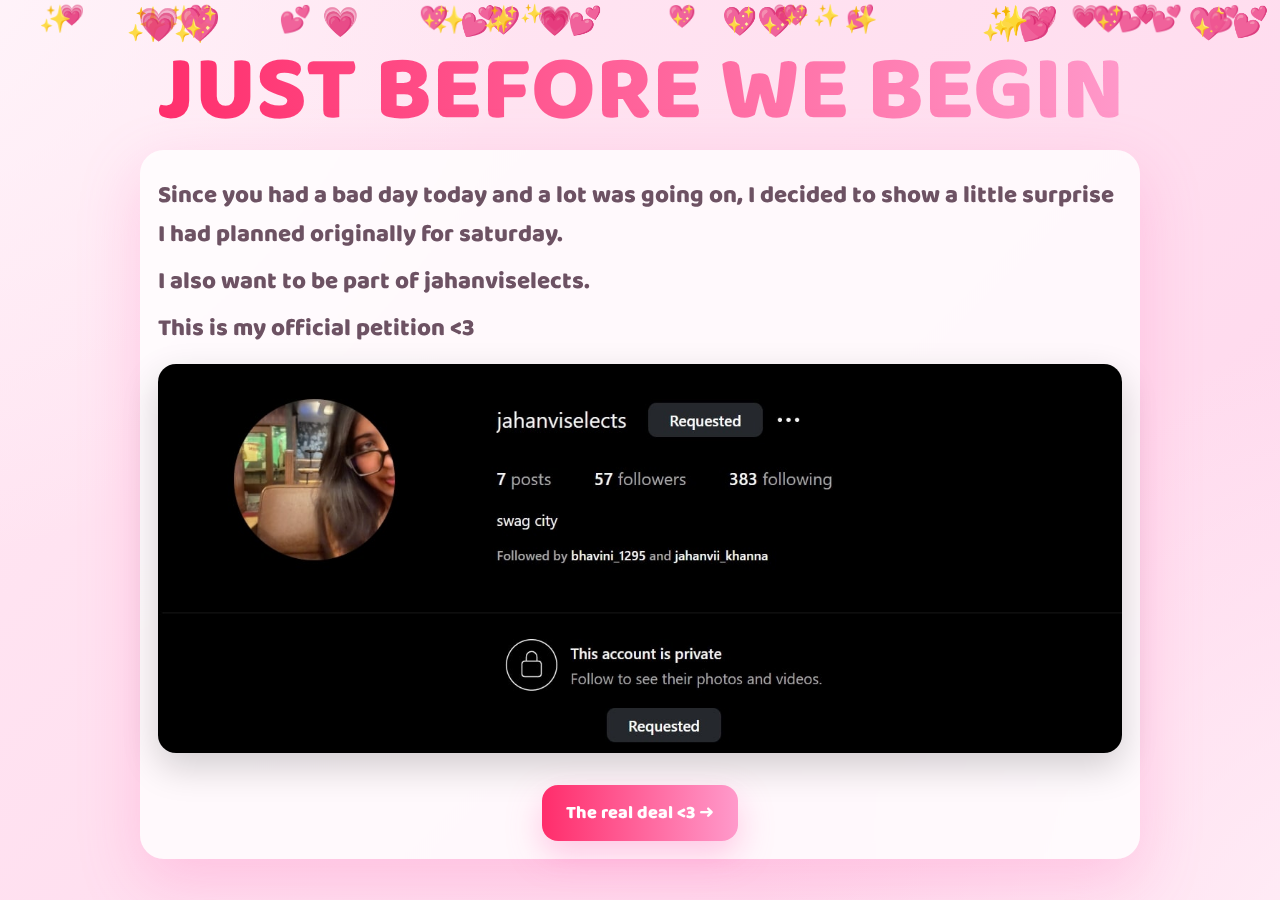
<file: index.html>
<!DOCTYPE html>
<html lang="en">
<head>
<meta charset="utf-8"><meta name="viewport" content="width=device-width,initial-scale=1">
<title>FOR YOU 💖</title>
<link href="https://fonts.googleapis.com/css2?family=Baloo+2:wght@600;800&display=swap" rel="stylesheet">
<style>
  :root{--bg1:#ffe8f3;--bg2:#ffd6ec;--ink:#3c2034;--hot:#ff0066}
  *{box-sizing:border-box} html,body{height:100%;margin:0}
  body{
    font-family:"Baloo 2",system-ui,sans-serif;color:var(--ink);
    background:
      radial-gradient(1100px 1100px at -10% -10%, #fff6fb 0%, transparent 60%),
      radial-gradient(1100px 1100px at 110% 110%, #fff1f8 0%, transparent 60%),
      linear-gradient(135deg,var(--bg1),var(--bg2));
    min-height:100vh; display:grid; place-items:center; padding:24px; text-align:center; overflow:hidden; position:relative;
  }

  /* falling hearts backdrop */
  .heartfall{position:absolute; inset:0; pointer-events:none; overflow:hidden; z-index:0}
  .heartfall span{
    position:absolute; display:block; color:#ff2d6b; opacity:.9;
    font-size:clamp(18px,2.6vw,30px); animation:fall linear infinite;
  }
  @keyframes fall{
    0%{transform:translateY(-10%) rotate(0deg); opacity:0}
    10%{opacity:1}
    100%{transform:translateY(115vh) rotate(360deg); opacity:0}
  }

  .wrap{position:relative; z-index:1; width:min(1000px,94vw)}
  h1,h2{ text-transform:uppercase; }
  h1{
    margin:0 0 8px; font-weight:800; line-height:1.1;
    font-size:clamp(40px,8vw,92px);
    background:linear-gradient(90deg,#ff2d6b,#ff9acb);
    -webkit-background-clip:text; background-clip:text; color:transparent;
  }
  p{ text-transform:none; margin:8px 0; font-weight:800; color:#6d5263; font-size:clamp(18px,2.8vw,24px) }
  p::first-letter{ text-transform:uppercase }

  .card{
    background:#ffffffcc; backdrop-filter:blur(6px);
    border-radius:24px; padding:18px; box-shadow:0 22px 60px rgba(255,105,180,.25);
    text-align:left;
  }

  /* photo row */
  .media-row{
    display:flex; justify-content:center; margin:16px 0;
  }
  .ph{
    max-width:100%;   /* fits inside screen */
    height:auto;      /* keeps aspect ratio */
    border-radius:18px;
    box-shadow:0 14px 36px rgba(0,0,0,.18);
    display:block;
  }

  .cta{
    display:inline-block; margin:16px auto 0; padding:14px 24px; border-radius:16px; text-decoration:none;
    background:linear-gradient(90deg,#ff2d6b,#ff9acb); color:#fff; font-weight:900; font-size:18px;
    box-shadow:0 14px 34px rgba(255,105,180,.35);
    text-transform:none;
  }
  .cta::first-letter{ text-transform:uppercase }
</style>
</head>
<body>
  <div class="heartfall" id="heartfall"></div>

  <main class="wrap">
    <h1>JUST BEFORE WE BEGIN</h1>

    <section class="card">
      <p>since you had a bad day today and a lot was going on, I decided to show a little surprise I had planned originally for saturday.</p>
      <p>I also want to be part of jahanviselects.</p>
      <p>this is my official petition <3</p>

      <div class="media-row">
        <!-- petition photo -->
        <img class="ph" src="PETITION.jpg" alt="petition photo">
      </div>

      <div style="text-align:center">
        <a class="cta" href="main.html">the real deal <3 ➜</a>
      </div>
    </section>
  </main>

<script>
  // sprinkle falling hearts
  const heartfall = document.getElementById('heartfall');
  const EMO = ['💖','💗','💕','✨'];
  function drop(){
    const s=document.createElement('span');
    s.textContent=EMO[Math.floor(Math.random()*EMO.length)];
    s.style.left = Math.random()*100 + 'vw';
    s.style.animationDuration = (6+Math.random()*8) + 's';
    s.style.animationDelay = (Math.random()*2) + 's';
    s.style.fontSize = (18+Math.random()*16) + 'px';
    heartfall.appendChild(s);
    setTimeout(()=>s.remove(),14000);
  }
  for(let i=0;i<40;i++) drop();
  setInterval(drop,450);
</script>
</body>
</html>
</file>
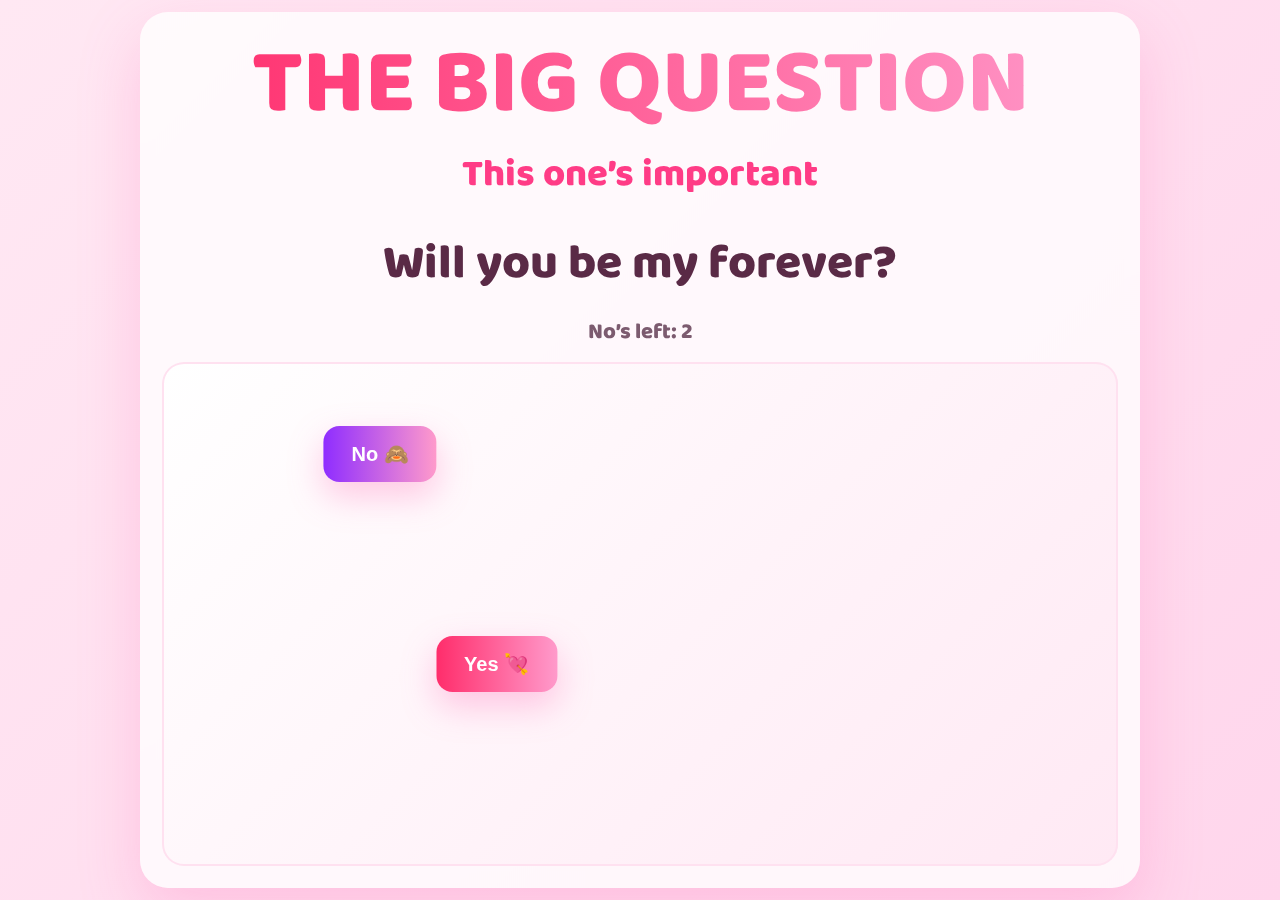
<file: big-question.html>
<!DOCTYPE html>
<html lang="en">
<head>
<meta charset="utf-8"><meta name="viewport" content="width=device-width,initial-scale=1">
<title>THE BIG QUESTION 💘</title>
<link href="https://fonts.googleapis.com/css2?family=Baloo+2:wght@600;800&display=swap" rel="stylesheet">
<style>
  :root{--bg1:#ffe8f3; --bg2:#ffd6ec; --hot:#ff0066; --ink:#3c2034}
  *{box-sizing:border-box} html,body{height:100%;margin:0}
  body{font-family:"Baloo 2",system-ui,sans-serif;color:var(--ink);
    background:linear-gradient(135deg,var(--bg1),var(--bg2));overflow:hidden}
  .wrap{height:100%;display:flex;flex-direction:column;align-items:center;justify-content:center;text-align:center;padding:20px}
  h1{margin:0 0 8px;font-weight:800;line-height:1.1;text-transform:uppercase;font-size:clamp(40px,8vw,92px);
     background:linear-gradient(90deg,#ff2d6b,#ff9acb);-webkit-background-clip:text;background-clip:text;color:transparent}
  p.sub{margin:0 0 20px;font-weight:800;font-size:clamp(22px,4vw,38px);color:#ff3c86;text-transform:none}
  p.sub::first-letter{ text-transform:uppercase }
  .panel{background:#ffffffc7;backdrop-filter:blur(6px);border-radius:28px;padding:22px;width:min(1000px,94vw);box-shadow:0 24px 60px rgba(255,105,180,.25)}
  .q{font-weight:800;font-size:clamp(28px,4.5vw,48px);margin:0 0 12px;color:#5a2a46}
  .count{font-weight:800;font-size:clamp(16px,3.2vw,22px);color:#7c5b6f;margin:0 0 12px}
  .btns{position:relative;height:56vh;border-radius:22px;background:linear-gradient(135deg,#fff,#ffe9f4);box-shadow:inset 0 0 0 2px #ffe1f0;overflow:hidden}
  .btn{position:absolute;transform:translate(-50%,-50%);border:none;border-radius:16px;padding:16px 28px;font-weight:900;font-size:20px;cursor:pointer;
    background:linear-gradient(90deg,#ff2d6b,#ff9acb);color:#fff;box-shadow:0 14px 34px rgba(255,105,180,.35)}
  #yes{ left:35%; top:60% }  #no { left:65%; top:60%; background:linear-gradient(90deg,#8f2dff,#ff9acb) }
  #no.disabled{ pointer-events:none; opacity:.6 }
</style>
</head>
<body>
<div class="wrap">
  <div class="panel">
    <h1>THE BIG QUESTION</h1>
    <p class="sub">this one’s important</p>
    <p class="q">Will you be my forever?</p>
    <p class="count">No’s left: <span id="left">2</span></p>

    <div class="btns" id="arena" aria-label="answer area">
      <button id="yes" class="btn" aria-label="Yes">Yes 💘</button>
      <button id="no" class="btn" aria-label="No">No 🙈</button>
    </div>
  </div>
</div>

<script>
  const arena = document.getElementById('arena');
  const btnYes = document.getElementById('yes');
  const btnNo  = document.getElementById('no');
  const leftEl = document.getElementById('left');

  let noLeft = 2;

  function moveNo(){
    const r = arena.getBoundingClientRect(), pad = 40;
    btnNo.style.left = (pad + Math.random()*(r.width - pad*2)) + 'px';
    btnNo.style.top  = (pad + Math.random()*(r.height - pad*2)) + 'px';
  }

  btnNo.addEventListener('click', ()=>{
    if (noLeft<=0) return;
    noLeft--; leftEl.textContent = noLeft; moveNo();
    if (noLeft===0){
      btnNo.classList.add('disabled');
      setTimeout(()=>{ alert('hello go see the ppt once more'); window.location.href='index.html'; }, 350);
    }
  });
  btnNo.addEventListener('mouseenter', moveNo);
  btnYes.addEventListener('click', ()=> window.location.href='yes.html');
  moveNo();
</script>
</body>
</html>
</file>
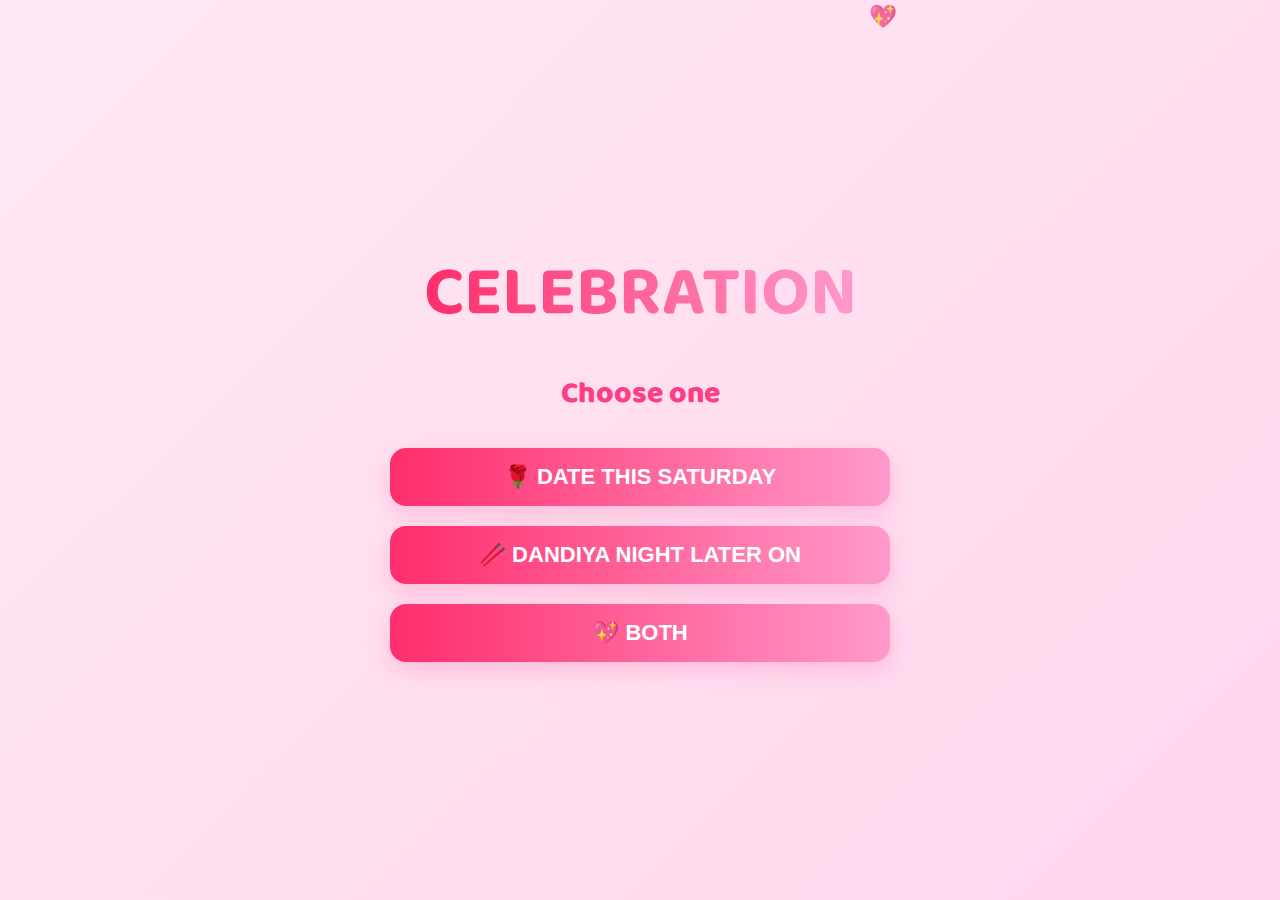
<file: celebration.html>
<!DOCTYPE html>
<html lang="en">
<head>
<meta charset="utf-8"><meta name="viewport" content="width=device-width,initial-scale=1">
<title>CELEBRATION 💖</title>
<link href="https://fonts.googleapis.com/css2?family=Baloo+2:wght@600;800&display=swap" rel="stylesheet">
<style>
  :root{--bg1:#ffe8f3;--bg2:#ffd6ec}
  *{box-sizing:border-box;margin:0;padding:0}
  body{
    font-family:"Baloo 2",system-ui,sans-serif;
    background:linear-gradient(135deg,var(--bg1),var(--bg2));
    min-height:100vh;display:flex;flex-direction:column;align-items:center;justify-content:center;text-align:center;
    overflow:hidden;position:relative;
  }

  /* falling hearts */
  .heartfall{
    position:absolute;top:0;left:0;width:100%;height:100%;pointer-events:none;overflow:hidden;z-index:0;
  }
  .heartfall span{
    position:absolute;
    display:block;
    color:#ff2d6b;
    font-size:clamp(20px,3vw,40px);
    animation:fall linear infinite;
    opacity:0.85;
  }
  @keyframes fall{
    0%{transform:translateY(-10%) rotate(0deg);opacity:0;}
    10%{opacity:1;}
    100%{transform:translateY(110vh) rotate(360deg);opacity:0;}
  }

  h1{
    text-transform:uppercase;
    margin-bottom:20px;
    font-size:clamp(36px,7vw,70px);
    background:linear-gradient(90deg,#ff2d6b,#ff9acb);
    -webkit-background-clip:text;background-clip:text;color:transparent;
    z-index:1;
  }
  p.sub{
    font-size:clamp(20px,3vw,30px);
    font-weight:800;
    margin-bottom:30px;
    color:#ff3c86;
    z-index:1;
  }
  .options{display:flex;flex-direction:column;gap:20px;width:90%;max-width:500px;z-index:1;}
  button{
    padding:16px;
    border:none;
    border-radius:16px;
    font-weight:900;
    font-size:22px;
    cursor:pointer;
    box-shadow:0 8px 22px rgba(255,105,180,.3);
    background:linear-gradient(90deg,#ff2d6b,#ff9acb);
    color:#fff;
    display:flex;
    align-items:center;
    justify-content:center;
    gap:10px;
    transition:transform .15s ease;
  }
  button:active{transform:scale(.96)}
  audio{display:none}
</style>
</head>
<body>
  <!-- falling hearts -->
  <div class="heartfall" id="heartfall"></div>

  <h1>CELEBRATION</h1>
  <p class="sub">Choose one</p>

  <div class="options">
    <button id="btn1">🌹 DATE THIS SATURDAY</button>
    <button id="btn2">🥢 DANDIYA NIGHT LATER ON</button>
    <button id="btn3">💖 BOTH</button>
  </div>

  <!-- audio files -->
  <audio id="song1" src="song1.mp3"></audio>
  <audio id="song2" src="song2.mp3"></audio>
  <audio id="song3" src="song3.mp3"></audio>

<script>
  const songs = {
    btn1: document.getElementById('song1'),
    btn2: document.getElementById('song2'),
    btn3: document.getElementById('song3')
  };

  // single vs double click handling
  function addPlayPause(btnId, audioEl){
    const btn = document.getElementById(btnId);
    let lastTap = 0;

    btn.addEventListener('click', async ()=>{
      const now = Date.now();
      if (now - lastTap < 350){ // double click
        if (!audioEl.paused){ audioEl.pause(); }
      } else { // single click
        // pause all others
        Object.values(songs).forEach(s=>{
          if(s!==audioEl){ s.pause(); s.currentTime=0; }
        });
        try{
          await audioEl.play();
        }catch(e){ alert("Tap again to allow audio"); }
      }
      lastTap = now;
    });
  }

  addPlayPause('btn1', songs.btn1);
  addPlayPause('btn2', songs.btn2);
  addPlayPause('btn3', songs.btn3);

  // falling hearts animation
  const heartfall = document.getElementById('heartfall');
  function createHeart(){
    const h = document.createElement('span');
    h.textContent = '💖';
    h.style.left = Math.random()*100 + 'vw';
    h.style.animationDuration = (6+Math.random()*6) + 's';
    h.style.fontSize = (18+Math.random()*24) + 'px';
    heartfall.appendChild(h);
    setTimeout(()=>h.remove(),12000);
  }
  setInterval(createHeart,400);
</script>
</body>
</html>
</file>
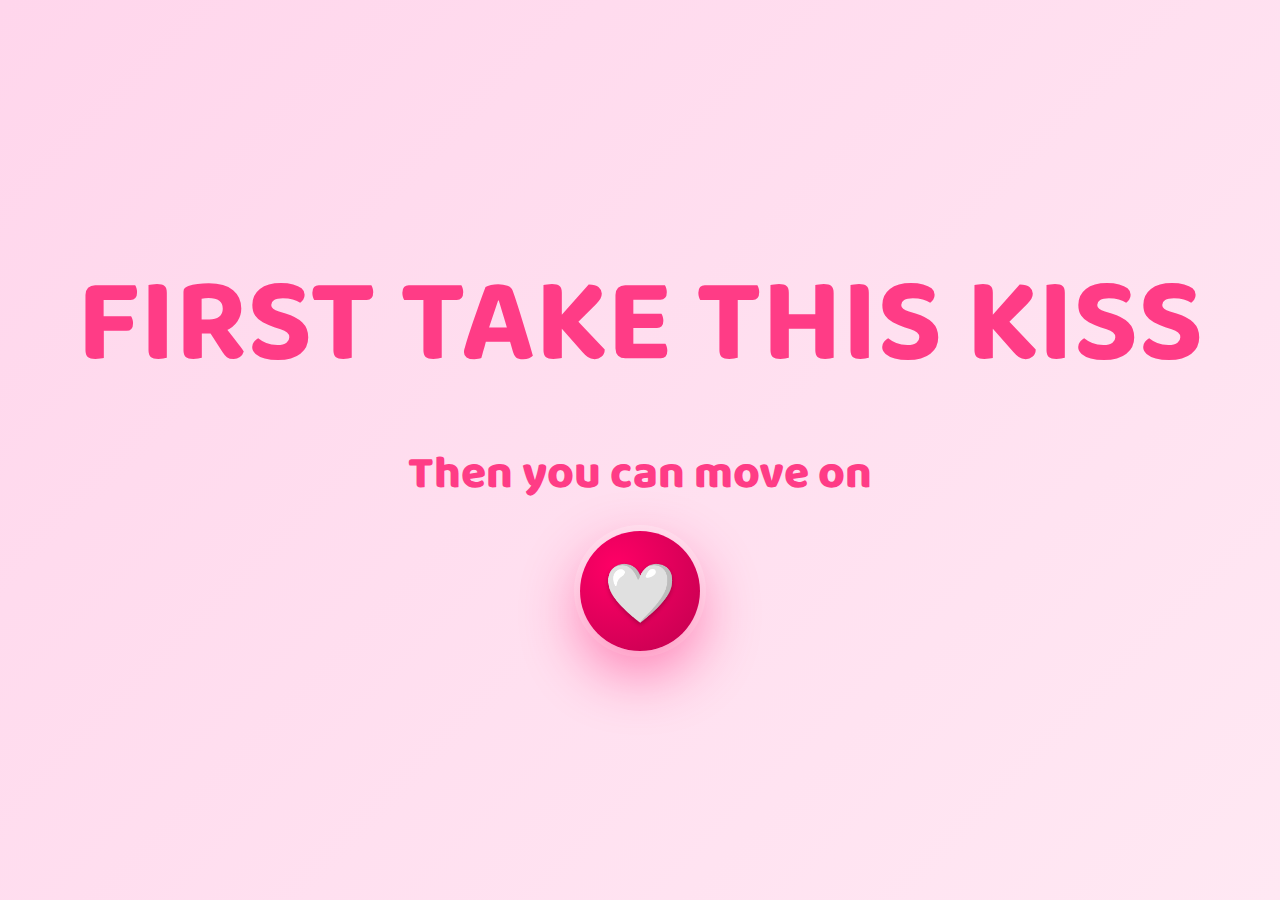
<file: kiss.html>
<!DOCTYPE html>
<html lang="en">
<head>
<meta charset="utf-8"><meta name="viewport" content="width=device-width,initial-scale=1">
<title>KISS 😽💞</title>
<link href="https://fonts.googleapis.com/css2?family=Baloo+2:wght@600;800&display=swap" rel="stylesheet">

<!-- Warm up the video host and preload the clip for instant start -->
<link rel="preconnect" href="https://media.giphy.com" crossorigin>
<link rel="preload" as="video" href="https://media.giphy.com/media/MDJ9IbxxvDUQM/giphy.mp4" type="video/mp4">

<style>
  :root{--bg1:#ffd6ec;--bg2:#ffe8f3;--ink:#4a2f44;--hot:#ff0066}
  *{box-sizing:border-box;margin:0;padding:0}
  html,body{height:100%}
  body{
    font-family:"Baloo 2",system-ui,sans-serif;color:var(--ink);
    background:linear-gradient(135deg,var(--bg1),var(--bg2));
    display:flex;flex-direction:column;justify-content:center;align-items:center;
    text-align:center;padding:24px;
  }
  h1{font-size:clamp(44px,10vw,120px);color:#ff3c86;margin:0 0 16px;text-transform:uppercase}
  p.sub{margin:0 0 20px;font-weight:800;font-size:clamp(28px,4vw,46px);color:#ff3c86}
  p.sub::first-letter{ text-transform:uppercase }

  /* heart button */
  .heart{
    display:flex;justify-content:center;align-items:center;
    width:120px;height:120px;margin:0 auto 20px;
    border-radius:999px;border:none;cursor:pointer;outline:none;
    background:radial-gradient(circle at 30% 30%, var(--hot), #c1004f);
    box-shadow:0 22px 60px rgba(255,0,102,.45), 0 0 0 6px #ffffff55;
    transition:transform .08s ease;
  }
  .heart:active{transform:scale(.97)}
  .heart span{font-size:58px;line-height:1;display:block;transform:translateY(2px);
    color:#fff;filter:drop-shadow(0 2px 2px rgba(0,0,0,.25))}
  .beating{animation:beat .9s ease-in-out infinite}
  @keyframes beat{0%{transform:scale(1)}25%{transform:scale(1.06)}50%{transform:scale(1)}75%{transform:scale(1.06)}100%{transform:scale(1)}}

  /* video wrapper */
  #vidWrap{display:none}
  video{
    width:min(520px,88vw);border-radius:24px;display:block;margin:0 auto 18px;
    box-shadow:0 22px 60px rgba(255,0,102,.25);background:#000;
  }

  /* next heart (locked until video ends) */
  .next-heart{
    display:flex;justify-content:center;align-items:center;
    width:120px;height:120px;margin:0 auto;
    border-radius:999px;border:none;cursor:not-allowed;opacity:.5;outline:none;
    background:radial-gradient(circle at 30% 30%, var(--hot), #c1004f);
    box-shadow:0 22px 60px rgba(255,0,102,.45), 0 0 0 6px #ffffff55;
    transition:transform .08s ease;text-decoration:none;
  }
  .next-heart:active{transform:scale(.97)}
  .next-heart span{font-size:58px;line-height:1;display:block;transform:translateY(2px);
    color:#fff;filter:drop-shadow(0 2px 2px rgba(0,0,0,.25))}
  .enabled{cursor:pointer;opacity:1}
</style>
</head>
<body>
  <main>
    <h1>FIRST TAKE THIS KISS</h1>
    <p class="sub">then you can move on</p>

    <!-- Step 1: press heart to reveal & play video -->
    <button id="showBtn" class="heart" aria-label="Show kiss"><span>🤍</span></button>

    <!-- Step 2: MP4 video (smooth) -->
    <div id="vidWrap">
      <video id="kissVid"
             src="https://media.giphy.com/media/MDJ9IbxxvDUQM/giphy.mp4"
             playsinline
             preload="auto"
             muted
             disablepictureinpicture
             controlslist="nodownload noplaybackrate"
             poster="">
        Sorry, your browser does not support embedded videos.
      </video>

      <a id="nextBtn" href="song.html" class="next-heart" aria-label="Next"><span>🤍</span></a>
    </div>
  </main>

<script>
  const showBtn = document.getElementById('showBtn');
  const vidWrap = document.getElementById('vidWrap');
  const video   = document.getElementById('kissVid');
  const nextBtn = document.getElementById('nextBtn');

  // Some mobile browsers require a user gesture to play; we tie it to the heart click.
  showBtn.addEventListener('click', async ()=>{
    showBtn.style.display = 'none';
    vidWrap.style.display = 'block';
    try{
      // Start immediately; muted ensures autoplay works cross-device.
      await video.play();
    }catch(e){
      // fallback: if blocked, show a quick hint and let user tap video to play
      alert('Tap the video once to start playback.');
    }
  });

  // Only unlock after one full play
  video.addEventListener('ended', ()=>{
    nextBtn.classList.add('enabled');
  });

  // Optional: double-tap to pause, single tap to play (mobile friendliness)
  let lastTap = 0;
  video.addEventListener('click', async ()=>{
    const now = Date.now();
    if (now - lastTap < 350){ // double tap
      if (!video.paused) video.pause();
    } else { // single
      try{ await video.play(); }catch{}
    }
    lastTap = now;
  });
</script>
</body>
</html>
</file>
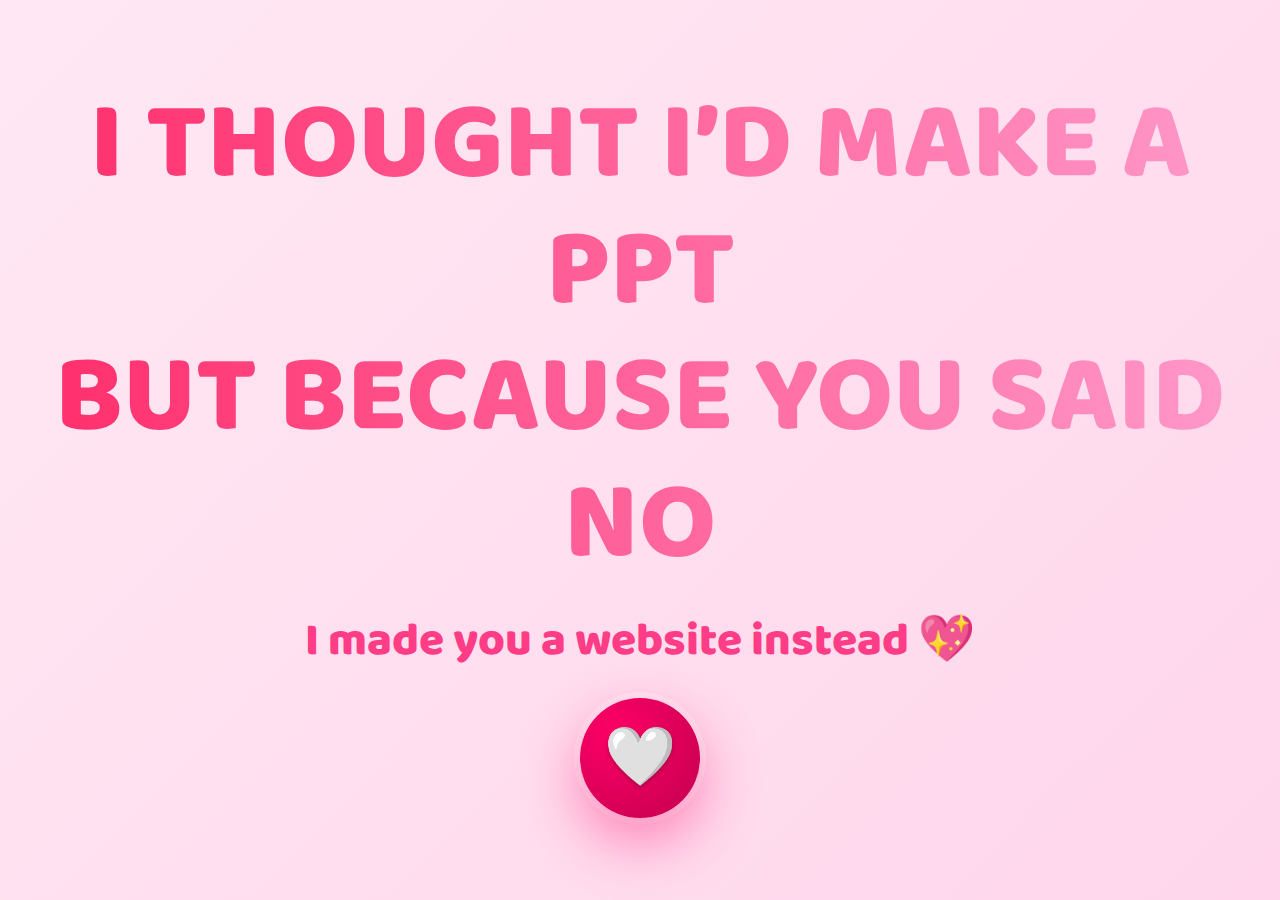
<file: main.html>
<!DOCTYPE html>
<html lang="en">
<head>
<meta charset="utf-8"><meta name="viewport" content="width=device-width,initial-scale=1">
<title>HELLO 💖</title>
<link href="https://fonts.googleapis.com/css2?family=Baloo+2:wght@600;800&display=swap" rel="stylesheet">
<style>
  :root{--bg1:#ffe8f3;--bg2:#ffd6ec;--ink:#4a2f44;--hot:#ff0066}
  *{box-sizing:border-box;margin:0;padding:0}
  html,body{height:100%}
  body{
    font-family:"Baloo 2",system-ui,sans-serif;color:var(--ink);
    background:linear-gradient(135deg,var(--bg1),var(--bg2));
    display:flex;flex-direction:column;justify-content:center;align-items:center;
    text-align:center;padding:24px;
  }
  h1{
    font-size:clamp(40px,9vw,110px);line-height:1.15;font-weight:800;text-transform:uppercase;
    background:linear-gradient(90deg,#ff2d6b,#ff9acb);
    -webkit-background-clip:text;background-clip:text;color:transparent;
    margin:0 0 16px;
  }
  p.sub{
    margin:0 0 20px;font-weight:800;
    font-size:clamp(28px,4vw,46px);color:#ff3c86;text-transform:none;
  }
  p.sub::first-letter { text-transform:uppercase }
  .heart{
    display:flex;justify-content:center;align-items:center;
    width:120px;height:120px;margin:0 auto;
    border-radius:999px;border:none;cursor:pointer;
    background:radial-gradient(circle at 30% 30%, var(--hot), #c1004f);
    box-shadow:0 22px 60px rgba(255,0,102,.45), 0 0 0 6px #ffffff55;
    transition:transform .08s ease; outline:none; text-decoration:none;
  }
  .heart:active{transform:scale(.97)}
  .heart span{
    font-size:58px;line-height:1;display:block;transform:translateY(2px);
    color:#fff;filter:drop-shadow(0 2px 2px rgba(0,0,0,.25));
  }
</style>
</head>
<body>
  <main>
    <h1>I THOUGHT I’D MAKE A PPT<br>BUT BECAUSE YOU SAID NO</h1>
    <p class="sub">i made you a website instead 💖</p>
    <a href="kiss.html" class="heart" aria-label="Next"><span>🤍</span></a>
  </main>
</body>
</html>
</file>
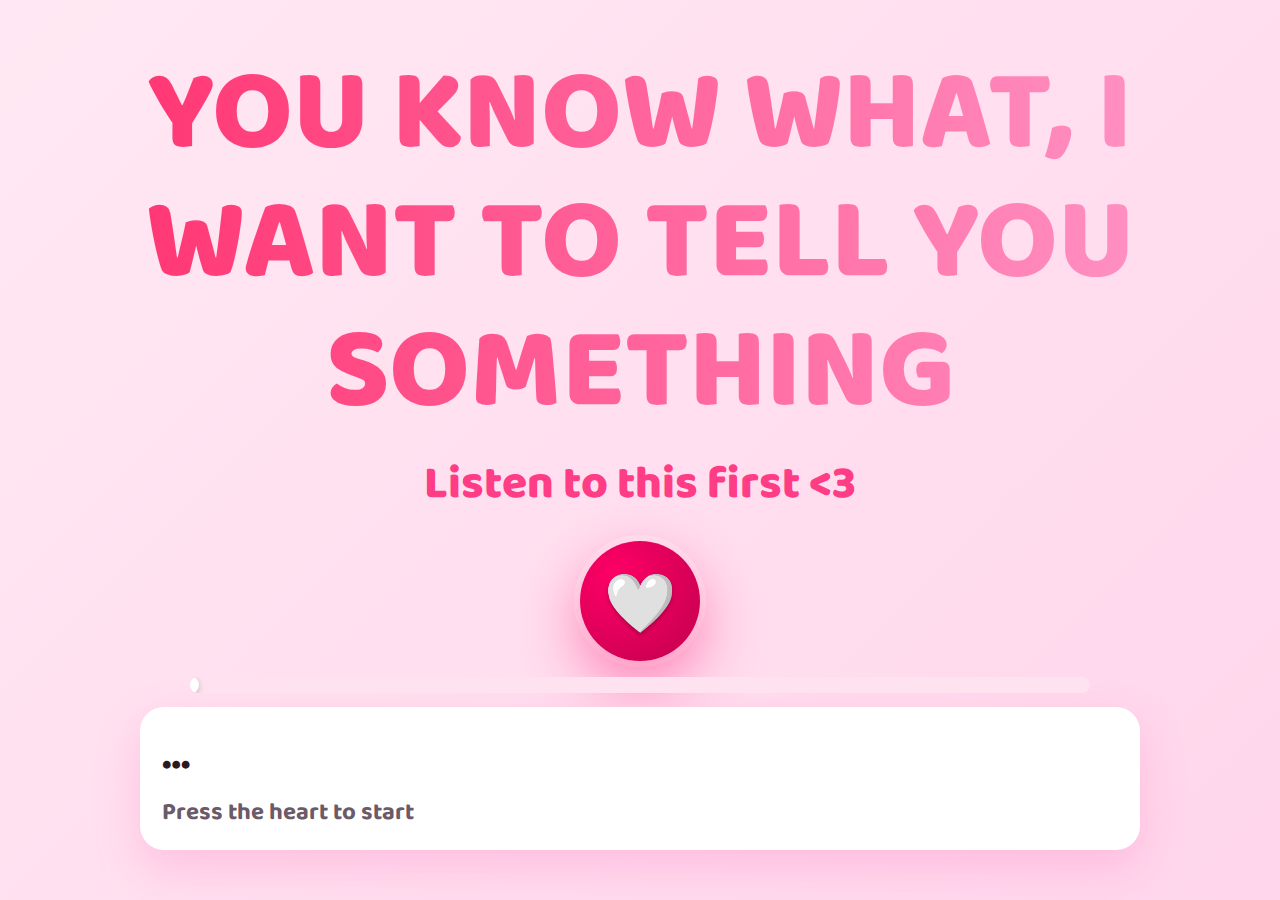
<file: song.html>
<!DOCTYPE html>
<html lang="en">
<head>
<meta charset="utf-8"><meta name="viewport" content="width=device-width,initial-scale=1">
<title>You Know What 💖</title>
<link href="https://fonts.googleapis.com/css2?family=Baloo+2:wght@600;800&display=swap" rel="stylesheet">
<style>
  :root{--bg1:#ffe8f3;--bg2:#ffd6ec;--ink:#4a2f44;--hot:#ff0066;--cute:#ff96c6;--card:#ffffff}
  *{box-sizing:border-box} html,body{height:100%;margin:0}
  body{
    font-family:"Baloo 2",system-ui,sans-serif;color:var(--ink);
    background:linear-gradient(135deg,var(--bg1),var(--bg2));
    min-height:100vh;display:flex;align-items:center;justify-content:center;text-align:center;padding:22px;
  }
  h1{margin:0 0 10px;line-height:1.12;font-weight:800;text-transform:uppercase;
     font-size:clamp(46px,9vw,120px);background:linear-gradient(90deg,#ff2d6b,#ff9acb);
     -webkit-background-clip:text;background-clip:text;color:transparent}

  /* subtitle (first letter uppercase only) */
  p.sub{
    margin:0 0 20px;font-weight:800;
    font-size:clamp(28px,4vw,46px);color:#ff3c86;text-transform:none;
  }
  p.sub::first-letter{ text-transform:uppercase }

  /* heart play/pause */
  .heart{
    display:flex;justify-content:center;align-items:center;
    margin:10px auto 16px; width:120px; height:120px; border-radius:999px; border:none; cursor:pointer;
    background:radial-gradient(circle at 30% 30%, var(--hot), #c1004f);
    box-shadow:0 22px 60px rgba(255,0,102,.45), 0 0 0 6px #ffffff55;
    transition:transform .08s ease;
  }
  .heart:active{ transform:scale(.97) }
  .heart span{ font-size:58px; line-height:1; display:block; transform:translateY(2px);
    color:#fff; filter:drop-shadow(0 2px 2px rgba(0,0,0,.25)) }
  .beating{ animation:beat 0.9s ease-in-out infinite }
  @keyframes beat{
    0%{ transform:scale(1) } 25%{ transform:scale(1.06) }
    50%{ transform:scale(1) } 75%{ transform:scale(1.06) } 100%{ transform:scale(1) }
  }

  /* seek bar (click + drag like YT) */
  .bar{
    position:relative;width:min(900px,92vw);height:16px;margin:14px auto;
    border-radius:999px;background:#ffe2ef;overflow:hidden;display:none;touch-action:none;
  }
  .fill{position:absolute;left:0;top:0;height:100%;width:0;background:linear-gradient(90deg,var(--hot),var(--cute))}
  .knob{
    position:absolute;top:50%;transform:translate(-50%,-50%);
    width:18px;height:18px;border-radius:50%;background:#fff;box-shadow:0 2px 6px rgba(0,0,0,.22);
    pointer-events:none;
  }

  /* subtitles panel */
  .panel{width:min(1000px,96vw);margin:10px auto 0;text-align:left;background:var(--card);
         border-radius:24px;padding:18px 22px;box-shadow:0 18px 44px rgba(255,105,180,.25)}
  .line{font-size:clamp(24px,3.8vw,40px);font-weight:800;margin:0;color:#2b1824}
  .mean{font-size:clamp(16px,2.4vw,24px);margin:.25rem 0 0;color:#6b5a67;font-weight:700}
  .fade{animation:fade .35s ease forwards}
  @keyframes fade{from{opacity:0;transform:translateY(6px)}to{opacity:1;transform:none}}

  #subs{display:none}
</style>
</head>
<body>
  <main>
    <h1>YOU KNOW WHAT, I WANT TO TELL YOU SOMETHING</h1>
    <p class="sub">listen to this first &lt;3</p>

    <!-- centered heart -->
    <button id="play" class="heart" aria-label="Play / pause"><span>🤍</span></button>

    <!-- draggable seek bar -->
    <div class="bar" id="bar" role="slider" aria-label="Seek" aria-valuemin="0" aria-valuemax="100" tabindex="0">
      <div class="fill" id="fill"></div>
      <div class="knob" id="knob" style="left:0%"></div>
    </div>

    <section class="panel" aria-live="polite" aria-atomic="true">
      <p id="l" class="line">…</p>
      <p id="m" class="mean">Press the heart to start</p>
    </section>

    <audio id="song" preload="auto" playsinline>
      <source src="JHOL.mp3" type="audio/mpeg">
    </audio>

    <!-- Subtitles (supports 00:02.04 etc.) -->
    <script type="text/plain" id="subs">
[00:00] Mera Koyi Hor Nahi Eh Das Dita Duniya Nu, | I have no one else; I have told this to the world,
[00:02.50] Jadon Vi Ave Apne Nal Lave Khushiyan Nu, | Whenever you come, you bring happiness with you,
[00:06.07] Jadon Vi Door Jave Jan Sadi Kadd Jave, | Whenever you go far, you take my life with you,
[00:09.08] Sajna Eh Tere Kol Vasna Hi Chave, | My love, I want to reside near you,
[00:11.43] Muskura Ke Le Litti Ae Sadi Zimmewari, | You smiled and took responsibility for me,
[00:14.70] Nahi Main Nahi Kitti Kadi Vi Tere Ton Badgumani, | I never had any doubts about you,
[00:18.00] Tu Mera Yar Si Dil Asman Par Si, | You were my friend; my heart was beyond the sky,
[00:21.20] Ah Do Dilan Da Pyar Si Oh Pyar Na Si Kagazi Par... | This was love of two hearts; it wasn’t just on paper...
    </script>
  </main>

<script>
  // Elements
  const audio = document.getElementById('song');
  const playBtn = document.getElementById('play');
  const bar = document.getElementById('bar'), fill = document.getElementById('fill'), knob = document.getElementById('knob');
  const L = document.getElementById('l'), M = document.getElementById('m');

  // Parse subtitles from block
  function parseSubs(txt){
    const rows=[]; const lines = txt.split(/\r?\n/).map(s=>s.trim()).filter(Boolean);
    for(const ln of lines){
      const m = ln.match(/^\[(\d{1,2}):(\d{2})(?:\.(\d{1,3}))?\]\s*(.+)$/); if(!m) continue;
      const mm=+m[1], ss=+m[2], ms=m[3]?+m[3].padEnd(3,'0'):0;
      const [line,mean=''] = m[4].split(/\s*\|\s*/);
      rows.push({t:mm*60+ss+ms/1000, line, mean});
    }
    for(let i=0;i<rows.length;i++) rows[i].end = (i<rows.length-1)?rows[i+1].t:Infinity;
    return rows;
  }
  const CUES = parseSubs(document.getElementById('subs').textContent);
  let current = -1;

  function setCue(i){
    if(i<0 || i>=CUES.length) return;
    L.textContent = CUES[i].line;
    M.textContent = CUES[i].mean || '';
    L.classList.remove('fade'); M.classList.remove('fade'); void L.offsetWidth;
    L.classList.add('fade'); M.classList.add('fade');
  }
  function setProgress(p){ fill.style.width = (p*100)+'%'; knob.style.left = (p*100)+'%'; }

  function update(){
    if (!isFinite(audio.duration) || audio.duration<=0) return;
    const t = audio.currentTime;
    const p = Math.min(1, Math.max(0, t / audio.duration));
    setProgress(p);
    const i = CUES.findIndex(c => t >= c.t && t < c.end);
    if (i !== -1 && i !== current){ current = i; setCue(i); }
  }

  audio.addEventListener('loadedmetadata', ()=>{ bar.style.display='block'; setProgress(0); });
  audio.addEventListener('timeupdate', update);
  audio.addEventListener('ended', ()=>{ window.location.href='surprise.html'; });

  // Play/resume (single), pause (double)
  playBtn.addEventListener('click', async ()=>{
    try{
      if (audio.paused) {
        if (!isNaN(audio.duration) && audio.currentTime === 0) current = -1;
        await audio.play();
        playBtn.classList.add('beating');
        playBtn.firstElementChild.textContent='💖';
      }
    }catch(e){ alert('Tap again to allow audio.'); }
  });
  playBtn.addEventListener('dblclick', ()=>{ if(!audio.paused){ audio.pause(); playBtn.classList.remove('beating'); playBtn.firstElementChild.textContent='🤍'; }});
  let lastTap=0;
  playBtn.addEventListener('touchend',(e)=>{
    const now=Date.now();
    if(now-lastTap<350){ e.preventDefault(); if(!audio.paused){ audio.pause(); playBtn.classList.remove('beating'); playBtn.firstElementChild.textContent='🤍'; } }
    lastTap=now;
  },{passive:false});

  // Seek: click & drag (mouse/touch/pen)
  let scrubbing=false, wasPlaying=false;
  function pctFromClientX(x){ const r=bar.getBoundingClientRect(); return Math.min(1, Math.max(0, (x-r.left)/r.width)); }
  function seekTo(p){
    if (!isFinite(audio.duration) || audio.duration<=0) return;
    audio.currentTime = p * audio.duration; setProgress(p);
    const t = audio.currentTime; const i = CUES.findIndex(c => t>=c.t && t<c.end);
    if (i !== -1 && i !== current){ current=i; setCue(i); }
  }
  bar.addEventListener('pointerdown', (e)=>{ if(!isFinite(audio.duration)) return;
    bar.setPointerCapture(e.pointerId); scrubbing=true; wasPlaying=!audio.paused; if(wasPlaying) audio.pause(); seekTo(pctFromClientX(e.clientX)); });
  bar.addEventListener('pointermove', (e)=>{ if(scrubbing) seekTo(pctFromClientX(e.clientX)); });
  bar.addEventListener('pointerup', async (e)=>{ if(!scrubbing) return; seekTo(pctFromClientX(e.clientX)); scrubbing=false; if(wasPlaying){ try{ await audio.play(); playBtn.classList.add('beating'); playBtn.firstElementChild.textContent='💖'; }catch(_){} } });
</script>
</body>
</html>
</file>
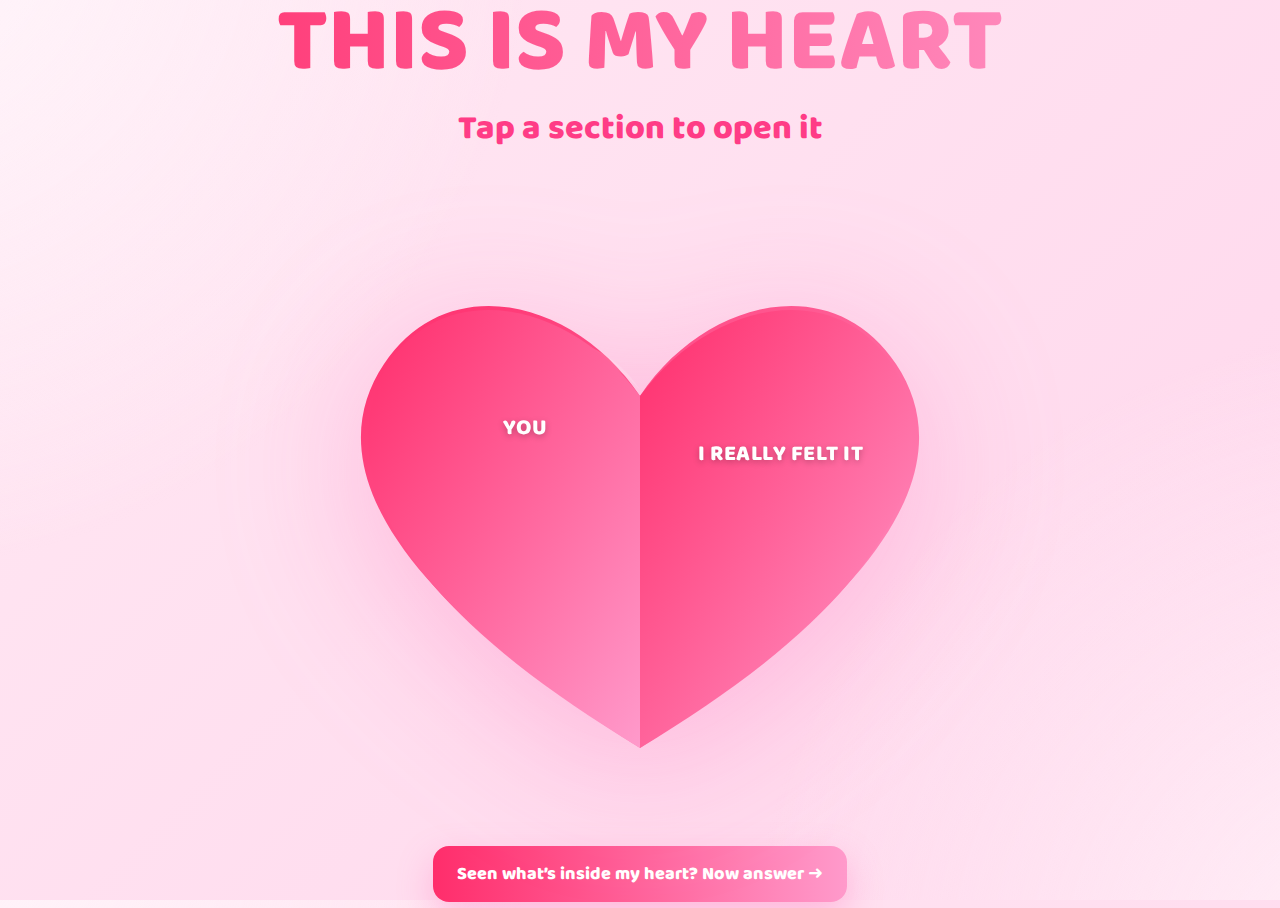
<file: surprise.html>
<!DOCTYPE html>
<html lang="en">
<head>
<meta charset="utf-8"><meta name="viewport" content="width=device-width,initial-scale=1">
<title>MY HEART 💖</title>
<link href="https://fonts.googleapis.com/css2?family=Baloo+2:wght@600;800&display=swap" rel="stylesheet">
<style>
  :root{ --bg1:#ffe8f3; --bg2:#ffd6ec; --ink:#3c2034; --hot:#ff0066; --card:#ffffff; }
  *{box-sizing:border-box} html,body{height:100%;margin:0}
  body{
    font-family:"Baloo 2",system-ui,sans-serif;color:var(--ink);
    background:
      radial-gradient(1100px 1100px at -10% -10%, #fff6fb 0%, transparent 60%),
      radial-gradient(1100px 1100px at 110% 110%, #fff1f8 0%, transparent 60%),
      linear-gradient(135deg,var(--bg1),var(--bg2));
    display:flex;align-items:center;justify-content:center;text-align:center;padding:24px;overflow-x:hidden;
  }

  /* headings = ALL CAPS */
  h1,h2{ text-transform:uppercase; }
  h1{
    margin:0 0 8px; font-weight:800; line-height:1.1;
    font-size:clamp(40px,8vw,92px);
    background:linear-gradient(90deg,#ff2d6b,#ff9acb); -webkit-background-clip:text; background-clip:text; color:transparent;
  }

  /* body copy = sentence case (first letter uppercase) */
  p, .cta, .card p { text-transform:none; }
  p::first-letter, .cta::first-letter { text-transform:uppercase; }
  p.sub{ margin:0 0 16px; font-weight:800; font-size:clamp(20px,3.6vw,34px); color:#ff3c86; }
  p.sub::first-letter{ text-transform:uppercase }

  .wrap{ width:min(1100px,96vw); }
  .stage{ position:relative; margin:16px auto; display:grid; place-items:center; }

  /* heart */
  .heart{ position:relative; width:min(640px,94vw); aspect-ratio:1/1;
    filter:drop-shadow(0 24px 70px rgba(255,105,180,.35)); }
  svg{ width:100%; height:100%; display:block; }
  .heartBase{ fill:url(#g); pointer-events:none; }
  .heartShine{ fill:url(#g2); opacity:.15; pointer-events:none; }
  .beat{ animation:beat 2.2s ease-in-out infinite }
  @keyframes beat{ 0%{transform:scale(1)} 50%{transform:scale(1.01)} 100%{transform:scale(1)} }

  /* clickable segments */
  .seg{ cursor:pointer; transition:filter .15s ease; }
  .seg:hover{ filter:drop-shadow(0 6px 10px rgba(0,0,0,.18)); }

  /* labels (all caps; do not block clicks) */
  .label{
    position:absolute; transform:translate(-50%,-50%); pointer-events:none;
    font-weight:800; font-size:clamp(14px,3.2vw,22px); color:#ffffff; text-shadow:0 2px 6px rgba(0,0,0,.25);
    letter-spacing:.5px;
  }
  .labYOU{ left:32%; top:40%; }
  .labFELT{ left:72%; top:44%; }

  /* cards */
  .card{
    margin:16px auto 0; max-width:min(900px,96vw);
    background:#ffffffcc; backdrop-filter:blur(6px);
    border-radius:22px; padding:16px; text-align:left;
    box-shadow:0 22px 60px rgba(255,105,180,.25); display:none;
  }
  .card.show{ display:block; animation:fade .35s ease both }
  @keyframes fade{ from{opacity:0; transform:translateY(8px)} to{opacity:1; transform:none} }
  .card h2{ margin:0 0 6px; font-size:clamp(22px,3.8vw,34px); color:#5a2a46 }
  .card p{ margin:6px 0 0; font-weight:800; font-size:clamp(16px,2.6vw,22px); color:#6d5263 }

  /* centered photo */
  .phWrap{ display:grid; place-items:center; margin-bottom:8px; }
  .ph{ width:min(360px,76vw); border-radius:18px; box-shadow:0 14px 36px rgba(0,0,0,.18); display:block }

  /* audio strip */
  .audioBar{ display:flex; align-items:center; gap:10px; margin-top:8px;
             background:#fff; border-radius:16px; padding:10px 12px; box-shadow:0 10px 24px rgba(0,0,0,.08) }
  .play{ width:52px;height:52px;border:none;border-radius:14px;cursor:pointer;font-weight:900;
         background:linear-gradient(90deg,#ff2d6b,#ff9acb); color:#fff; box-shadow:0 10px 22px rgba(255,105,180,.35) }
  .seek{ -webkit-appearance:none; appearance:none; width:100%; height:10px; border-radius:999px; background:#ffe2ef; outline:none }
  .seek::-webkit-slider-thumb{ -webkit-appearance:none; appearance:none; width:18px;height:18px;border-radius:50%;background:#fff;box-shadow:0 2px 6px rgba(0,0,0,.22) }
  .time{ font-weight:800; color:#7b5870; min-width:76px; text-align:right }

  /* CTA */
  .cta{
    display:inline-block; margin:18px auto 6px; padding:14px 24px; border-radius:16px; text-decoration:none;
    background:linear-gradient(90deg,#ff2d6b,#ff9acb); color:#fff; font-weight:900; font-size:18px;
    box-shadow:0 14px 34px rgba(255,105,180,.35);
  }
</style>
</head>
<body>
  <div class="wrap">
    <h1>THIS IS MY HEART</h1>
    <p class="sub">tap a section to open it</p>

    <div class="stage">
      <div class="heart beat" aria-label="My heart">
        <svg viewBox="0 0 200 180" aria-hidden="true">
          <defs>
            <linearGradient id="g" x1="0" y1="0" x2="1" y2="1">
              <stop offset="0%" stop-color="#ff2d6b"/><stop offset="100%" stop-color="#ff9acb"/>
            </linearGradient>
            <linearGradient id="g2" x1="0" y1="0" x2="1" y2="1">
              <stop offset="0%" stop-color="#fff"/><stop offset="100%" stop-color="#fff"/>
            </linearGradient>
          </defs>

          <!-- base heart (non-interactive) -->
          <path class="heartBase" d="M100 170 C 20 120, 0 80, 20 50 C 40 20, 80 30, 100 60 C 120 30, 160 20, 180 50 C 200 80, 180 120, 100 170 Z"/>
          <path class="heartShine" d="M30 65 C50 35,85 35,100 58 C 84 40,52 42,30 65 Z"/>

          <!-- 2 CLICKABLE SEGMENTS -->
          <!-- LEFT: YOU + IN COMMON -->
          <path id="segYOU" class="seg" fill="url(#g)"
                d="M100 170 C 25 125, 4 85, 20 52 C 38 22, 78 30, 100 60 Z" />
          <!-- RIGHT: I REALLY FELT IT -->
          <path id="segFELT" class="seg" fill="url(#g)"
                d="M100 60 C 122 30, 162 22, 180 52 C 196 85, 175 125, 100 170 Z" />
        </svg>

        <div class="label labYOU">YOU</div>
        <div class="label labFELT">I REALLY FELT IT</div>
      </div>
    </div>

    <!-- CARDS -->
    <div class="card" id="cardYOU">
      <h2>YOU</h2>
      <div class="phWrap">
        <img class="ph" src="PHOTO.jpg" alt="her photo">
      </div>
      <p>we keep finding little things we share. The same jokes, the same cravings, the same late night songs and the same hate. I keep those here with your picture <3.</p>
    </div>

    <div class="card" id="cardFELT">
      <h2>I REALLY FELT IT WHEN TALWINDER SAID…</h2>
      <p>I saved it here and want you hear it again with me <3.</p>
      <div class="audioBar">
        <button class="play" id="playBtn" aria-label="Play or pause">►</button>
        <input type="range" id="seek" class="seek" value="0" min="0" max="100" step="0.1">
        <div class="time"><span id="cur">0:00</span> / <span id="dur">0:00</span></div>
      </div>
      <audio id="clip" preload="auto">
        <source src="TAWLINDER.mp3" type="audio/mpeg">
      </audio>
    </div>

    <a class="cta" href="big-question.html">seen what’s inside my heart? Now answer ➜</a>
  </div>

<script>
  // segment -> card toggles
  const segYOU  = document.getElementById('segYOU');
  const segFELT = document.getElementById('segFELT');

  const cardYOU  = document.getElementById('cardYOU');
  const cardFELT = document.getElementById('cardFELT');

  function showOnly(card){
    [cardYOU, cardFELT].forEach(c=>c.classList.remove('show'));
    card.classList.add('show');
    card.scrollIntoView({behavior:'smooth', block:'nearest'});
  }

  segYOU.addEventListener('click',  ()=>showOnly(cardYOU));
  segFELT.addEventListener('click', ()=>{ showOnly(cardFELT); tryAutoplay(); });

  // audio controls (auto-play for FELT)
  const audio = document.getElementById('clip');
  const playBtn = document.getElementById('playBtn');
  const seek = document.getElementById('seek');
  const cur = document.getElementById('cur');
  const dur = document.getElementById('dur');

  function fmt(t){ if(!isFinite(t)) return '0:00'; const m=Math.floor(t/60), s=Math.floor(t%60); return m+':'+String(s).padStart(2,'0'); }
  audio.addEventListener('loadedmetadata', ()=>{ dur.textContent = fmt(audio.duration); });

  async function tryAutoplay(){
    try{
      audio.currentTime = 0;
      await audio.play();
      playBtn.textContent='❚❚';
    }catch(e){ /* user gesture needed on some browsers; button remains */ }
  }

  playBtn.addEventListener('click', async ()=>{
    try{
      if(audio.paused){ await audio.play(); playBtn.textContent='❚❚'; }
      else { audio.pause(); playBtn.textContent='►'; }
    }catch(e){ alert('tap again to allow audio'); }
  });

  audio.addEventListener('timeupdate', ()=>{
    cur.textContent = fmt(audio.currentTime);
    if(isFinite(audio.duration) && audio.duration>0){ seek.value = (audio.currentTime / audio.duration) * 100; }
  });

  seek.addEventListener('input', ()=>{
    if(isFinite(audio.duration)){ audio.currentTime = (seek.value/100) * audio.duration; }
  });
</script>
</body>
</html>
</file>
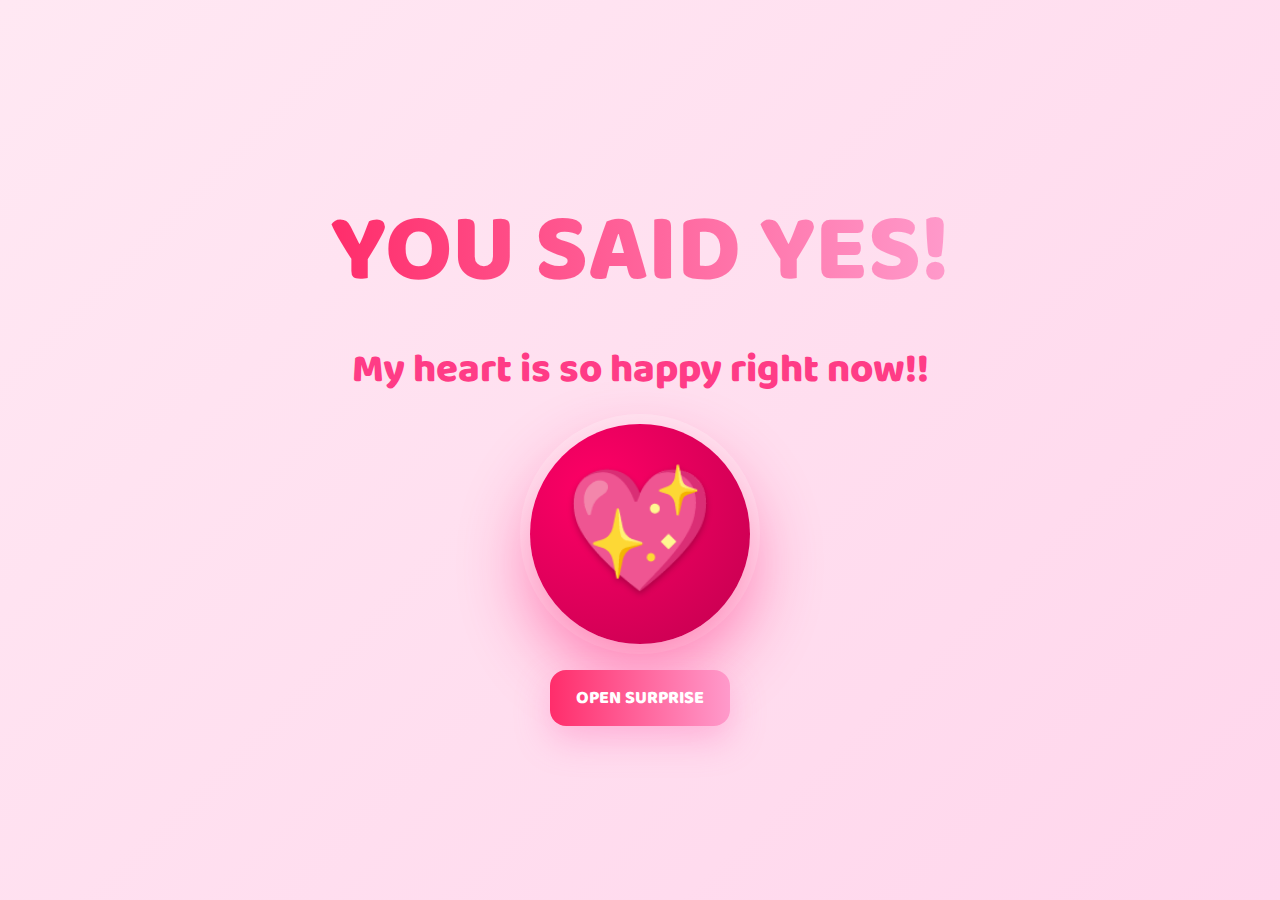
<file: yes.html>
<!DOCTYPE html>
<html lang="en">
<head>
<meta charset="utf-8"><meta name="viewport" content="width=device-width,initial-scale=1">
<title>YAY!! 💖</title>
<link href="https://fonts.googleapis.com/css2?family=Baloo+2:wght@600;800&display=swap" rel="stylesheet">
<style>
  :root{--bg1:#ffe8f3;--bg2:#ffd6ec;--hot:#ff0066;--ink:#3c2034}
  *{box-sizing:border-box} html,body{height:100%;margin:0}
  body{font-family:"Baloo 2",system-ui,sans-serif;color:var(--ink);
    background:linear-gradient(135deg,var(--bg1),var(--bg2));display:grid;place-items:center;text-align:center;padding:24px;overflow:hidden}
  h1{margin:0 0 10px;font-size:clamp(44px,8vw,96px);font-weight:800;text-transform:uppercase;
     background:linear-gradient(90deg,#ff2d6b,#ff9acb);-webkit-background-clip:text;background-clip:text;color:transparent}
  p.sub{margin:0 0 22px;font-weight:800;font-size:clamp(24px,4vw,40px);color:#ff3c86;text-transform:none}
  p.sub::first-letter{ text-transform:uppercase }
  .heart{width:min(220px,42vw);height:min(220px,42vw);border-radius:999px;margin:0 auto 18px;display:grid;place-items:center;
    background:radial-gradient(circle at 30% 30%,var(--hot),#c1004f);box-shadow:0 30px 70px rgba(255,0,102,.45),0 0 0 10px #ffffff55;animation:beat .9s ease-in-out infinite}
  .heart span{font-size:clamp(80px,12vw,120px);color:#fff;filter:drop-shadow(0 3px 3px rgba(0,0,0,.25));transform:translateY(4px)}
  @keyframes beat{0%{transform:scale(1)}25%{transform:scale(1.06)}50%{transform:scale(1)}75%{transform:scale(1.06)}100%{transform:scale(1)}}
  .btn{display:inline-block;margin-top:8px;padding:14px 26px;border-radius:16px;text-decoration:none;background:linear-gradient(90deg,#ff2d6b,#ff9acb);
    color:#fff;font-weight:900;font-size:18px;box-shadow:0 14px 34px rgba(255,105,180,.35);text-transform:uppercase}
</style>
</head>
<body>
  <div>
    <h1>YOU SAID YES!</h1>
    <p class="sub">my heart is so happy right now!!</p>
    <div class="heart"><span>💖</span></div>
    <a class="btn" href="celebration.html">OPEN SURPRISE</a>
  </div>
</body>
</html>
</file>
